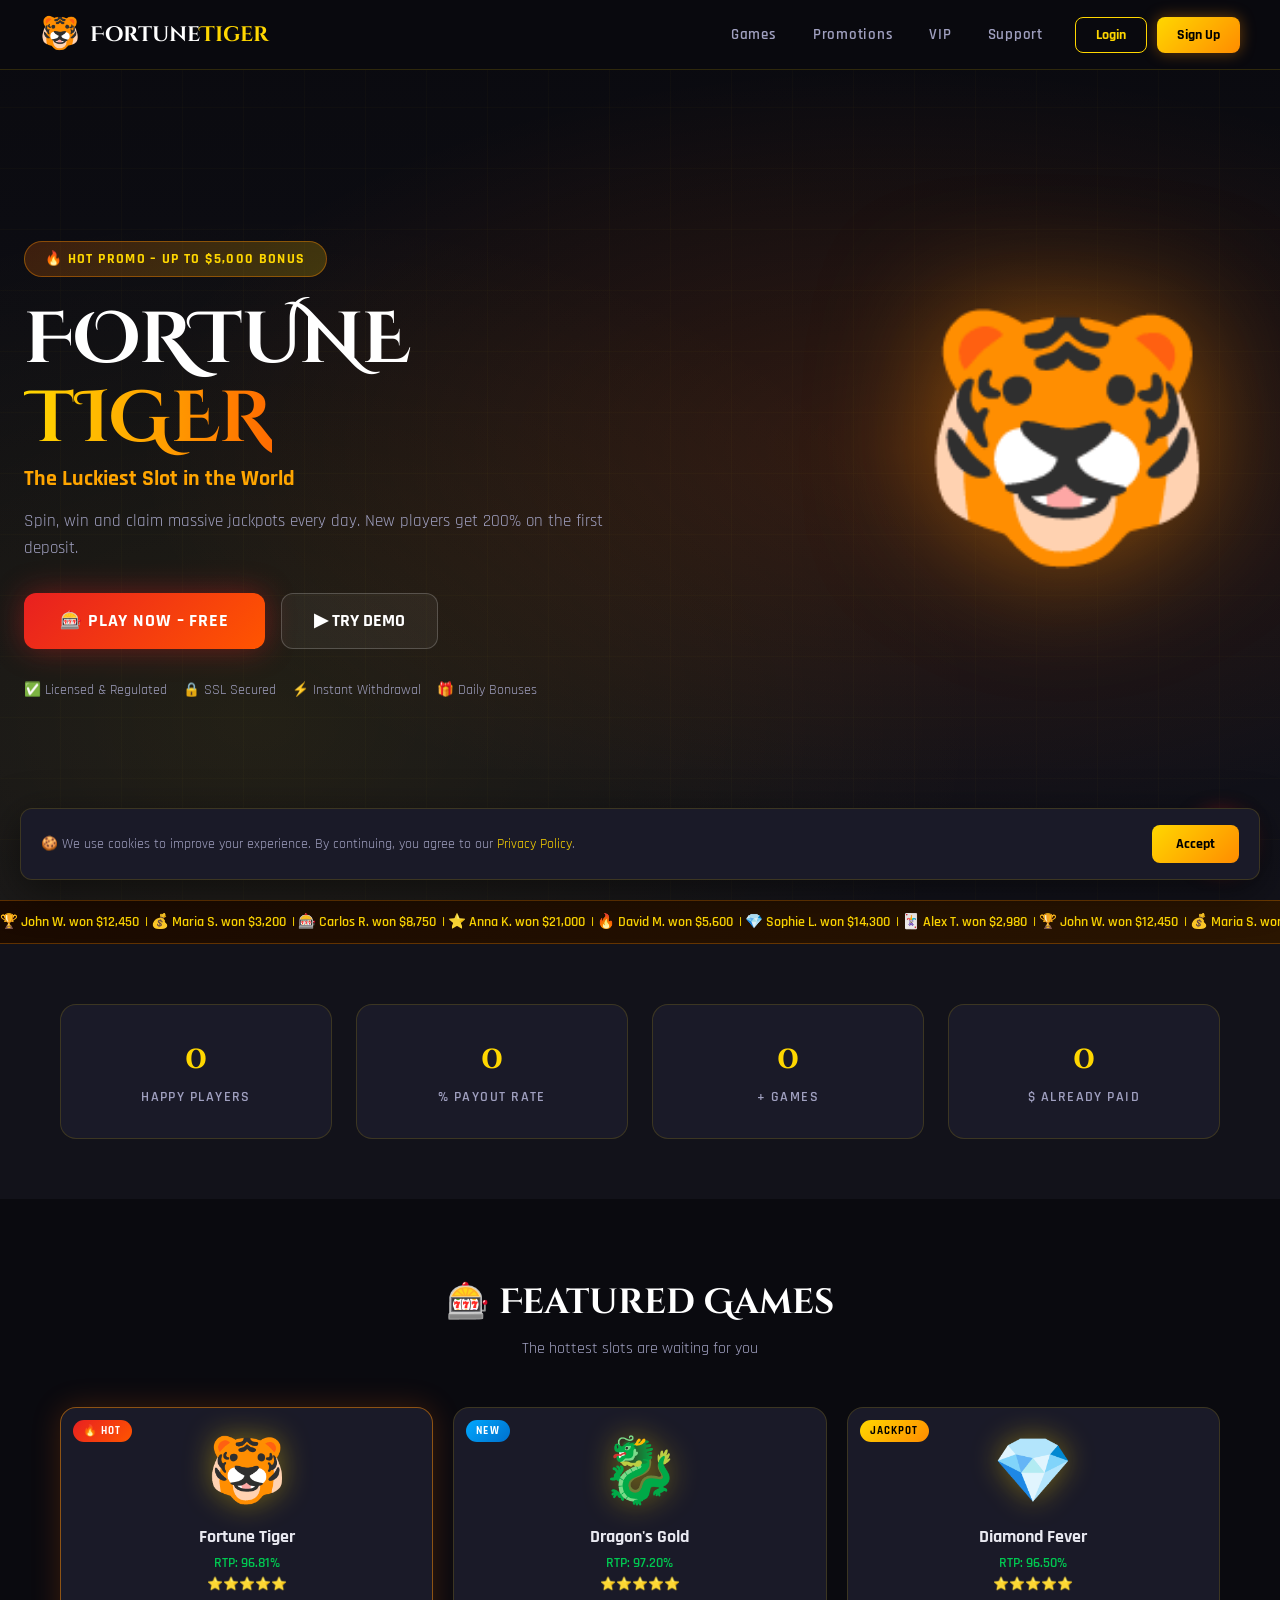
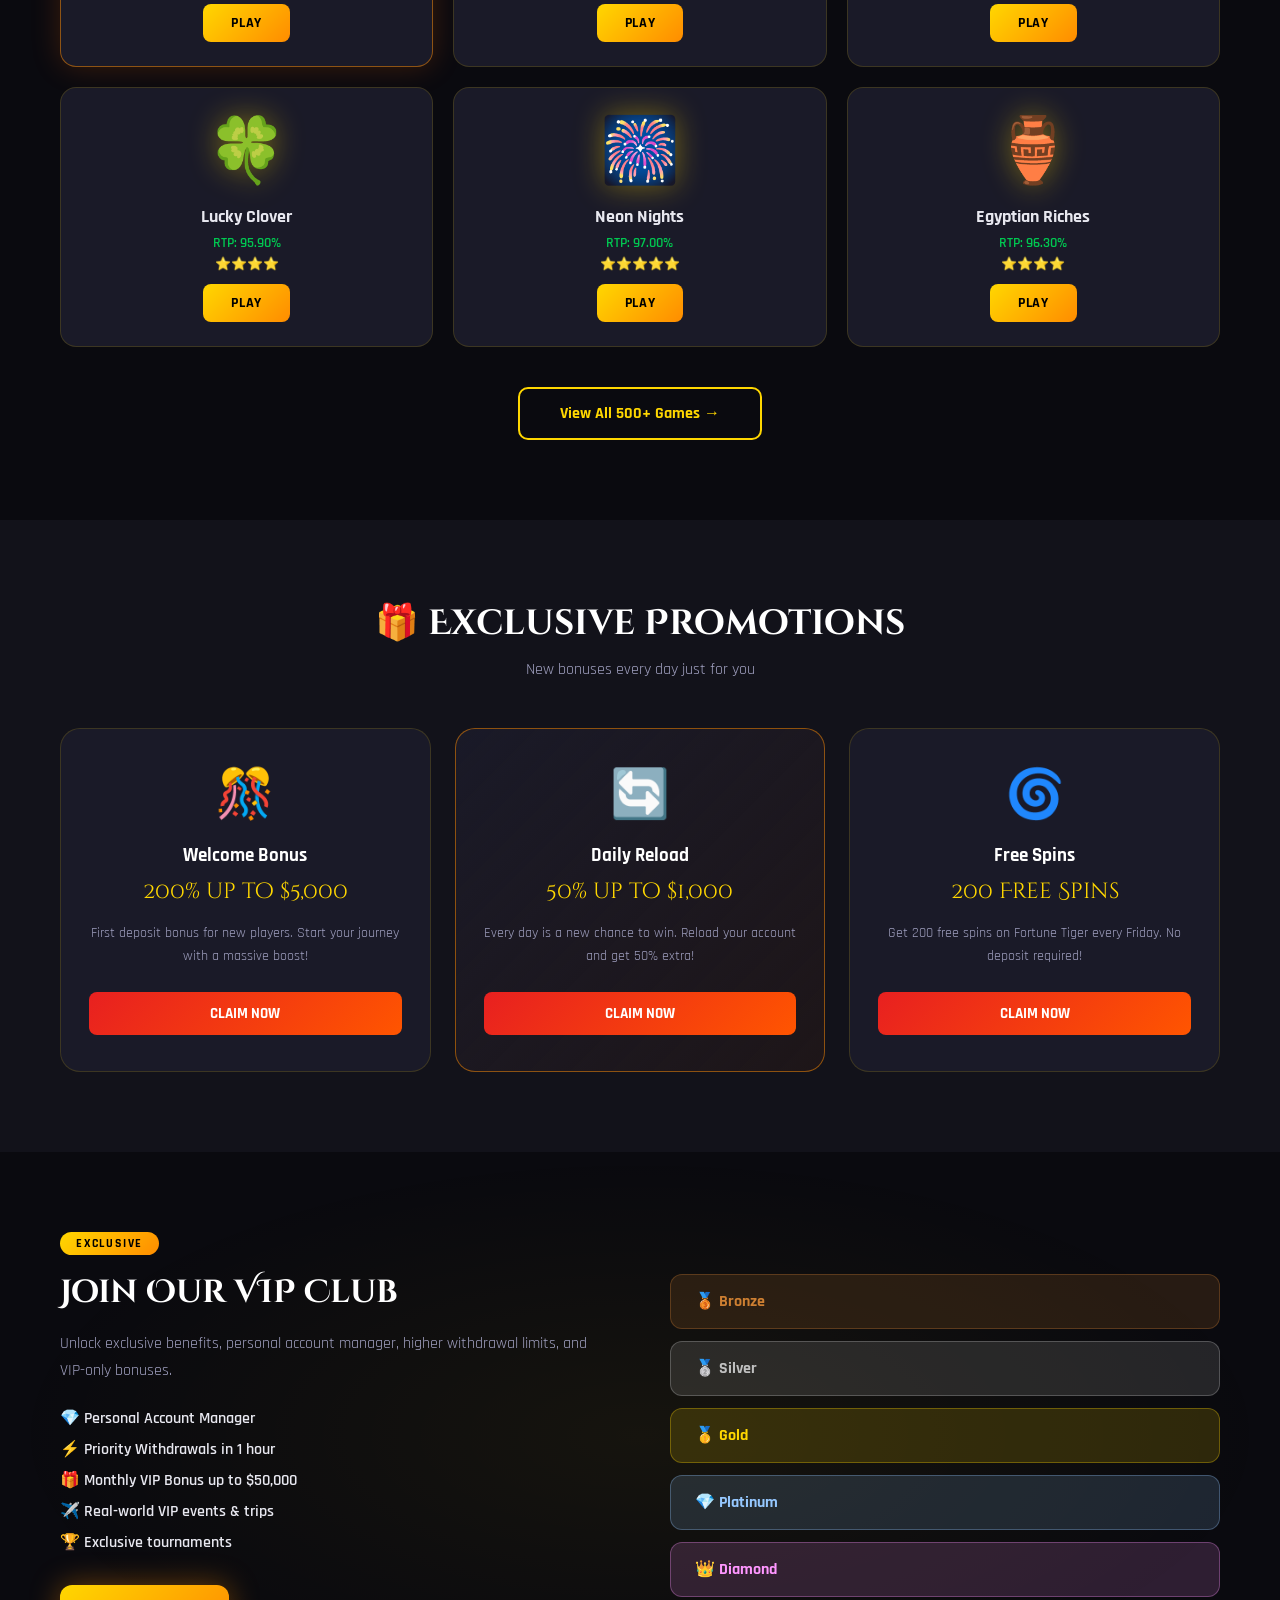
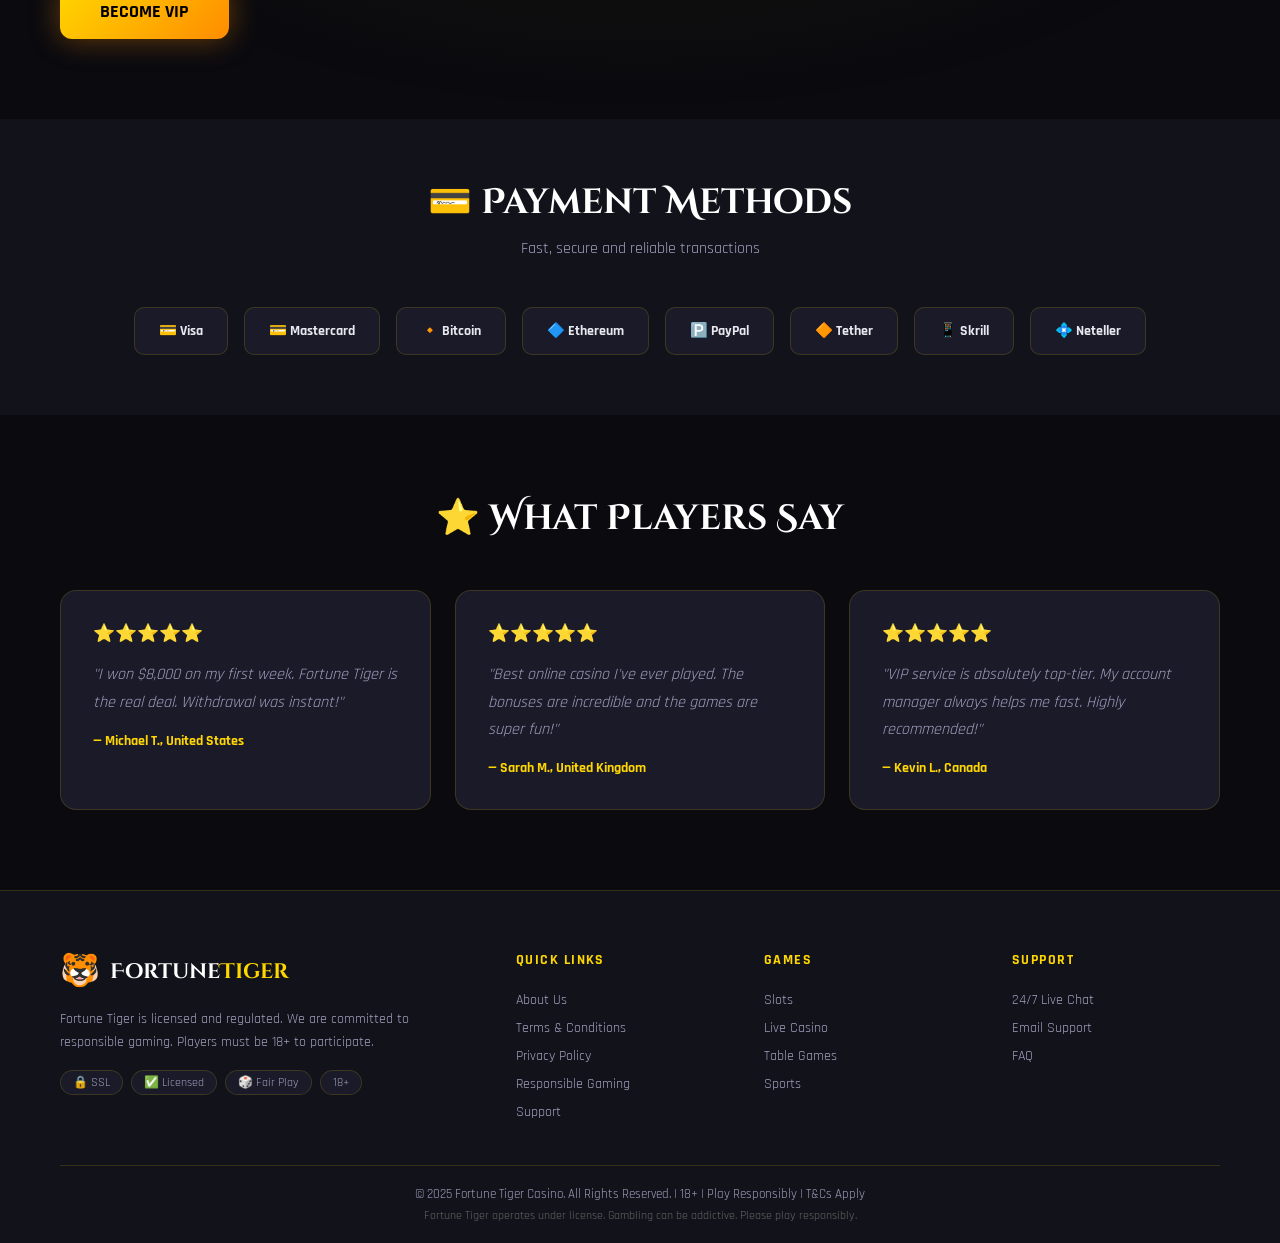
<file: index.html.html>
<!DOCTYPE html>
<html lang="en">
<head>
  <meta charset="UTF-8">
  <meta name="viewport" content="width=device-width, initial-scale=1.0">
  <title>Fortune Tiger – Win Big Every Day</title>
  <link href="https://fonts.googleapis.com/css2?family=Cinzel+Decorative:wght@700;900&family=Rajdhani:wght@400;600;700&display=swap" rel="stylesheet">
  <style>
    /* ===== RESET & BASE ===== */
    *, *::before, *::after { box-sizing: border-box; margin: 0; padding: 0; }
    :root {
      --gold: #FFD700;
      --gold2: #FFA500;
      --red: #E82020;
      --dark: #0A0A0F;
      --dark2: #12121A;
      --dark3: #1A1A28;
      --dark4: #22223A;
      --green: #00C851;
      --text: #E8E8F0;
      --text2: #A0A0C0;
      --border: rgba(255,215,0,0.15);
      --glow: 0 0 30px rgba(255,215,0,0.3);
    }
    html { scroll-behavior: smooth; }
    body { font-family: 'Rajdhani', sans-serif; background: var(--dark); color: var(--text); overflow-x: hidden; min-height: 100vh; }
    a { text-decoration: none; color: inherit; transition: color .2s; cursor: pointer; }
    a:hover { color: var(--gold); }
    .container { max-width: 1200px; margin: 0 auto; padding: 0 20px; }
    .gold { color: var(--gold); }
    .gold-shine {
      background: linear-gradient(90deg, #FFD700, #FFA500, #FF6B00, #FFA500, #FFD700);
      background-size: 200%;
      -webkit-background-clip: text;
      -webkit-text-fill-color: transparent;
      animation: shine 3s linear infinite;
    }
    @keyframes shine { 0%{background-position:0%} 100%{background-position:200%} }

    /* ===== PARTICLES ===== */
    .particles { position: fixed; top:0;left:0;width:100%;height:100%;pointer-events:none;z-index:0;overflow:hidden; }
    .particle { position:absolute;border-radius:50%;animation:floatUp linear infinite;opacity:.5; }
    @keyframes floatUp { 0%{transform:translateY(100vh) rotate(0deg);opacity:.7} 100%{transform:translateY(-100px) rotate(720deg);opacity:0} }

    /* ===== HEADER ===== */
    .header { position:fixed;top:0;left:0;right:0;z-index:1000;background:rgba(10,10,15,.95);backdrop-filter:blur(20px);border-bottom:1px solid var(--border);padding:0 24px;height:70px; }
    .header-inner { max-width:1200px;margin:0 auto;display:flex;align-items:center;gap:24px;height:100%; }
    .logo { display:flex;align-items:center;gap:10px;cursor:pointer; }
    .logo-icon { font-size:2rem;animation:tigerBob 2s ease-in-out infinite; }
    @keyframes tigerBob { 0%,100%{transform:translateY(0) rotate(-5deg)} 50%{transform:translateY(-4px) rotate(5deg)} }
    .logo-text { font-family:'Cinzel Decorative',serif;font-size:1.3rem;font-weight:700;color:#fff; }
    .nav { display:flex;gap:20px;margin-left:auto; }
    .nav a { font-size:.95rem;font-weight:600;letter-spacing:.05em;color:var(--text2);padding:4px 8px;border-radius:4px;transition:all .2s; }
    .nav a:hover { color:var(--gold);background:rgba(255,215,0,.08); }
    .header-btns { display:flex;gap:10px; }
    .btn-login { background:transparent;border:1px solid var(--gold);color:var(--gold);padding:8px 20px;border-radius:8px;font-family:'Rajdhani',sans-serif;font-size:.9rem;font-weight:700;cursor:pointer;transition:all .2s; }
    .btn-login:hover { background:rgba(255,215,0,.1); }
    .btn-register { background:linear-gradient(135deg,#FFD700,#FF8C00);border:none;color:#000;padding:8px 20px;border-radius:8px;font-family:'Rajdhani',sans-serif;font-size:.9rem;font-weight:700;cursor:pointer;transition:all .2s;box-shadow:0 0 15px rgba(255,140,0,.4); }
    .btn-register:hover { transform:translateY(-1px);box-shadow:0 0 25px rgba(255,140,0,.6); }
    .hamburger { display:none;background:none;border:none;color:var(--gold);font-size:1.5rem;cursor:pointer; }

    /* ===== HERO ===== */
    .hero { position:relative;min-height:100vh;display:flex;align-items:center;padding:100px 24px 60px;overflow:hidden; }
    .hero-bg { position:absolute;inset:0;background:radial-gradient(ellipse at 70% 50%,rgba(255,100,0,.15) 0%,transparent 60%),radial-gradient(ellipse at 20% 80%,rgba(255,215,0,.08) 0%,transparent 50%),linear-gradient(180deg,#0A0A0F 0%,#12121A 100%); }
    .hero-bg::after { content:'';position:absolute;inset:0;background-image:repeating-linear-gradient(0deg,transparent,transparent 60px,rgba(255,215,0,.02) 60px,rgba(255,215,0,.02) 61px),repeating-linear-gradient(90deg,transparent,transparent 60px,rgba(255,215,0,.02) 60px,rgba(255,215,0,.02) 61px); }
    .hero-content { position:relative;z-index:2;max-width:600px; }
    .hero-badge { display:inline-block;background:linear-gradient(135deg,rgba(255,100,0,.2),rgba(255,215,0,.2));border:1px solid rgba(255,140,0,.4);color:var(--gold);padding:8px 20px;border-radius:50px;font-size:.85rem;font-weight:700;letter-spacing:.1em;margin-bottom:24px;animation:pulse 2s infinite; }
    @keyframes pulse { 0%,100%{box-shadow:0 0 0 0 rgba(255,140,0,.4)} 50%{box-shadow:0 0 20px 4px rgba(255,140,0,.2)} }
    .hero-title { font-family:'Cinzel Decorative',serif;font-size:clamp(2.5rem,6vw,4.5rem);line-height:1.1;margin-bottom:16px;color:#fff; }
    .hero-sub { font-family:'Rajdhani',sans-serif;font-size:clamp(1rem,2.5vw,1.4rem);color:var(--gold2);display:block;margin-top:8px; }
    .hero-desc { font-size:1.05rem;color:var(--text2);line-height:1.6;margin-bottom:32px; }
    .hero-btns { display:flex;gap:16px;flex-wrap:wrap;margin-bottom:32px; }
    .btn-play { background:linear-gradient(135deg,#E82020,#FF5500);border:none;color:#fff;padding:16px 36px;border-radius:12px;font-family:'Rajdhani',sans-serif;font-size:1.1rem;font-weight:700;cursor:pointer;transition:all .2s;letter-spacing:.05em;box-shadow:0 0 30px rgba(232,32,32,.4);animation:btnGlow 2s infinite; }
    @keyframes btnGlow { 0%,100%{box-shadow:0 0 20px rgba(232,32,32,.4)} 50%{box-shadow:0 0 40px rgba(232,32,32,.7)} }
    .btn-play:hover { transform:translateY(-2px) scale(1.02); }
    .btn-demo { background:rgba(255,255,255,.05);border:1px solid rgba(255,255,255,.2);color:#fff;padding:16px 32px;border-radius:12px;font-family:'Rajdhani',sans-serif;font-size:1.1rem;font-weight:700;cursor:pointer;transition:all .2s; }
    .btn-demo:hover { background:rgba(255,255,255,.1);border-color:var(--gold); }
    .hero-trust { display:flex;flex-wrap:wrap;gap:16px; }
    .hero-trust span { font-size:.85rem;color:var(--text2); }
    .hero-tiger { position:absolute;right:5%;top:50%;transform:translateY(-50%);z-index:1;pointer-events:none; }
    .tiger-anim { font-size:clamp(8rem,20vw,15rem);animation:tigerFloat 3s ease-in-out infinite;filter:drop-shadow(0 0 60px rgba(255,140,0,.5)); }
    @keyframes tigerFloat { 0%,100%{transform:translateY(0) scale(1)} 50%{transform:translateY(-20px) scale(1.05)} }

    /* ===== MARQUEE ===== */
    .marquee-bar { background:linear-gradient(135deg,#1a0a00,#2a1500);border-top:1px solid rgba(255,140,0,.3);border-bottom:1px solid rgba(255,140,0,.3);padding:12px 0;overflow:hidden;position:relative;z-index:2; }
    .marquee-track { display:flex;white-space:nowrap;animation:marquee 30s linear infinite;color:var(--gold);font-size:.9rem;font-weight:600; }
    @keyframes marquee { 0%{transform:translateX(0)} 100%{transform:translateX(-50%)} }

    /* ===== STATS ===== */
    .stats-section { padding:60px 0;background:var(--dark2);position:relative;z-index:2; }
    .stats-grid { display:grid;grid-template-columns:repeat(4,1fr);gap:24px; }
    .stat-card { text-align:center;padding:32px 20px;background:var(--dark3);border-radius:16px;border:1px solid var(--border);transition:all .3s; }
    .stat-card:hover { transform:translateY(-4px);border-color:rgba(255,215,0,.4);box-shadow:var(--glow); }
    .stat-num { font-family:'Cinzel Decorative',serif;font-size:2rem;color:var(--gold);font-weight:700;margin-bottom:8px; }
    .stat-label { color:var(--text2);font-size:.9rem;font-weight:600;letter-spacing:.1em;text-transform:uppercase; }

    /* ===== SECTION HEADER ===== */
    .section-header { text-align:center;margin-bottom:48px; }
    .section-header h2 { font-family:'Cinzel Decorative',serif;font-size:clamp(1.5rem,3vw,2.2rem);color:#fff;margin-bottom:12px; }
    .section-header p { color:var(--text2);font-size:1rem; }

    /* ===== GAMES ===== */
    .games-section { padding:80px 0;position:relative;z-index:2; }
    .games-grid { display:grid;grid-template-columns:repeat(3,1fr);gap:20px; }
    .game-card { background:var(--dark3);border:1px solid var(--border);border-radius:16px;padding:24px;display:flex;flex-direction:column;align-items:center;gap:12px;position:relative;cursor:pointer;transition:all .3s;overflow:hidden; }
    .game-card::before { content:'';position:absolute;inset:0;border-radius:16px;background:linear-gradient(135deg,rgba(255,215,0,.05),transparent);opacity:0;transition:.3s; }
    .game-card:hover { transform:translateY(-6px);border-color:rgba(255,215,0,.5);box-shadow:0 10px 40px rgba(255,140,0,.2); }
    .game-card:hover::before { opacity:1; }
    .game-card.featured { border-color:rgba(255,140,0,.5);box-shadow:0 0 30px rgba(255,100,0,.2); }
    .game-badge { position:absolute;top:12px;left:12px;background:linear-gradient(135deg,#E82020,#FF5500);color:#fff;font-size:.7rem;font-weight:700;padding:4px 10px;border-radius:50px;letter-spacing:.1em; }
    .game-badge.new { background:linear-gradient(135deg,#00a8ff,#0070cc); }
    .game-badge.jackpot { background:linear-gradient(135deg,#FFD700,#FF8C00);color:#000; }
    .game-icon { font-size:4rem;filter:drop-shadow(0 0 15px rgba(255,215,0,.4)); }
    .game-info { text-align:center; }
    .game-info h3 { font-size:1.1rem;font-weight:700;margin-bottom:6px; }
    .game-rtp { color:var(--green);font-size:.85rem;font-weight:600;margin-bottom:4px; }
    .game-stars { font-size:.8rem; }
    .btn-game { background:linear-gradient(135deg,#FFD700,#FF8C00);border:none;color:#000;padding:10px 28px;border-radius:8px;font-family:'Rajdhani',sans-serif;font-size:.9rem;font-weight:700;cursor:pointer;transition:all .2s;letter-spacing:.05em; }
    .btn-game:hover { transform:scale(1.05);box-shadow:0 0 20px rgba(255,140,0,.5); }
    .view-all-wrap { text-align:center;margin-top:40px; }
    .btn-view-all { background:transparent;border:2px solid var(--gold);color:var(--gold);padding:14px 40px;border-radius:10px;font-family:'Rajdhani',sans-serif;font-size:1rem;font-weight:700;cursor:pointer;transition:all .2s; }
    .btn-view-all:hover { background:rgba(255,215,0,.1);box-shadow:var(--glow); }

    /* ===== PROMO ===== */
    .promo-section { padding:80px 0;background:var(--dark2);position:relative;z-index:2; }
    .promo-grid { display:grid;grid-template-columns:repeat(3,1fr);gap:24px; }
    .promo-card { background:var(--dark3);border:1px solid var(--border);border-radius:20px;padding:36px 28px;text-align:center;transition:all .3s; }
    .promo-card.featured-promo { border-color:rgba(255,140,0,.5);background:linear-gradient(135deg,var(--dark3),rgba(255,100,0,.05)); }
    .promo-card:hover { transform:translateY(-6px);box-shadow:0 10px 40px rgba(255,140,0,.15); }
    .promo-icon { font-size:3rem;margin-bottom:16px; }
    .promo-card h3 { font-size:1.2rem;font-weight:700;margin-bottom:8px;color:#fff; }
    .promo-amount { font-family:'Cinzel Decorative',serif;font-size:1.4rem;color:var(--gold);margin-bottom:16px; }
    .promo-card p { color:var(--text2);font-size:.9rem;line-height:1.6;margin-bottom:24px; }
    .btn-promo { background:linear-gradient(135deg,#E82020,#FF5500);border:none;color:#fff;padding:12px 32px;border-radius:8px;font-family:'Rajdhani',sans-serif;font-size:.95rem;font-weight:700;cursor:pointer;transition:all .2s;width:100%; }
    .btn-promo:hover { transform:translateY(-2px);box-shadow:0 0 20px rgba(232,32,32,.4); }

    /* ===== VIP ===== */
    .vip-section { padding:80px 0;position:relative;z-index:2;overflow:hidden; }
    .vip-section::before { content:'';position:absolute;inset:0;background:radial-gradient(ellipse at center,rgba(255,215,0,.05) 0%,transparent 70%); }
    .vip-inner { display:grid;grid-template-columns:1fr 1fr;gap:60px;align-items:center;position:relative;z-index:1; }
    .vip-label { display:inline-block;background:linear-gradient(135deg,#FFD700,#FF8C00);color:#000;font-size:.75rem;font-weight:700;letter-spacing:.15em;padding:4px 16px;border-radius:50px;margin-bottom:16px; }
    .vip-text h2 { font-family:'Cinzel Decorative',serif;font-size:2rem;margin-bottom:16px;color:#fff; }
    .vip-text p { color:var(--text2);line-height:1.7;margin-bottom:24px; }
    .vip-perks { list-style:none;display:flex;flex-direction:column;gap:10px;margin-bottom:32px; }
    .vip-perks li { font-size:1rem;font-weight:600;color:var(--text); }
    .btn-vip { background:linear-gradient(135deg,#FFD700,#FF8C00);border:none;color:#000;padding:16px 40px;border-radius:12px;font-family:'Rajdhani',sans-serif;font-size:1.1rem;font-weight:700;cursor:pointer;transition:all .2s;box-shadow:0 0 30px rgba(255,140,0,.4); }
    .btn-vip:hover { transform:translateY(-2px);box-shadow:0 0 50px rgba(255,140,0,.6); }
    .vip-levels { display:flex;flex-direction:column;gap:12px; }
    .vip-level { padding:16px 24px;border-radius:12px;font-weight:700;font-size:1rem;border:1px solid transparent;transition:all .3s;cursor:default; }
    .vip-level.bronze { background:rgba(205,127,50,.15);border-color:rgba(205,127,50,.3);color:#cd7f32; }
    .vip-level.silver { background:rgba(192,192,192,.15);border-color:rgba(192,192,192,.3);color:#c0c0c0; }
    .vip-level.gold { background:rgba(255,215,0,.15);border-color:rgba(255,215,0,.3);color:#FFD700; }
    .vip-level.platinum { background:rgba(150,200,255,.15);border-color:rgba(150,200,255,.3);color:#96c8ff; }
    .vip-level.diamond { background:rgba(255,150,255,.15);border-color:rgba(255,150,255,.3);color:#ff96ff; }
    .vip-level:hover { transform:translateX(8px); }

    /* ===== PAYMENT ===== */
    .payment-section { padding:60px 0;background:var(--dark2);position:relative;z-index:2; }
    .payment-icons { display:flex;flex-wrap:wrap;justify-content:center;gap:16px; }
    .pay-item { background:var(--dark3);border:1px solid var(--border);border-radius:10px;padding:14px 24px;font-size:.9rem;font-weight:700;color:var(--text);transition:all .2s; }
    .pay-item:hover { border-color:rgba(255,215,0,.4);color:var(--gold);transform:translateY(-2px); }

    /* ===== TESTIMONIALS ===== */
    .testimonials { padding:80px 0;position:relative;z-index:2; }
    .testi-grid { display:grid;grid-template-columns:repeat(3,1fr);gap:24px; }
    .testi-card { background:var(--dark3);border:1px solid var(--border);border-radius:16px;padding:32px;transition:all .3s; }
    .testi-card:hover { transform:translateY(-4px);border-color:rgba(255,215,0,.3); }
    .testi-stars { font-size:1.1rem;margin-bottom:16px; }
    .testi-card p { color:var(--text2);font-style:italic;line-height:1.7;margin-bottom:16px; }
    .testi-name { color:var(--gold);font-size:.85rem;font-weight:700; }

    /* ===== FOOTER ===== */
    .footer { padding:60px 0 0;background:var(--dark2);border-top:1px solid var(--border);position:relative;z-index:2; }
    .footer-grid { display:grid;grid-template-columns:2fr 1fr 1fr 1fr;gap:40px;margin-bottom:40px; }
    .footer-brand .logo { margin-bottom:16px; }
    .footer-brand p { color:var(--text2);font-size:.85rem;line-height:1.7;margin-bottom:16px; }
    .footer-badges { display:flex;flex-wrap:wrap;gap:8px; }
    .footer-badges span { background:var(--dark3);border:1px solid var(--border);border-radius:50px;padding:4px 12px;font-size:.75rem;color:var(--text2); }
    .footer-links h4 { color:var(--gold);font-size:.9rem;font-weight:700;letter-spacing:.1em;text-transform:uppercase;margin-bottom:16px; }
    .footer-links { display:flex;flex-direction:column;gap:2px; }
    .footer-links a { color:var(--text2);font-size:.9rem;padding:4px 0;transition:.2s; }
    .footer-links a:hover { color:var(--gold); }
    .footer-bottom { border-top:1px solid var(--border);padding:20px 0;text-align:center;color:var(--text2);font-size:.8rem; }
    .footer-disclaimer { color:#666;font-size:.75rem;margin-top:6px; }

    /* ===== MODALS ===== */
    .modal-overlay { position:fixed;inset:0;background:rgba(0,0,0,.85);backdrop-filter:blur(8px);z-index:9999;display:none;align-items:center;justify-content:center;padding:20px; }
    .modal-overlay.active { display:flex; }
    .modal { background:var(--dark3);border:1px solid rgba(255,215,0,.2);border-radius:20px;padding:40px;width:100%;max-width:480px;position:relative;max-height:90vh;overflow-y:auto;box-shadow:0 0 60px rgba(255,140,0,.2);animation:modalIn .3s ease; }
    @keyframes modalIn { from{transform:scale(.9) translateY(20px);opacity:0} to{transform:scale(1) translateY(0);opacity:1} }
    .modal-close { position:absolute;top:16px;right:16px;background:none;border:none;color:var(--text2);font-size:1.2rem;cursor:pointer;width:32px;height:32px;border-radius:50%;transition:.2s; }
    .modal-close:hover { background:rgba(255,255,255,.1);color:#fff; }
    .modal-logo { text-align:center;font-family:'Cinzel Decorative',serif;font-size:1.1rem;color:#fff;margin-bottom:20px; }
    .modal h2 { font-size:1.5rem;font-weight:700;color:#fff;margin-bottom:6px;text-align:center; }
    .modal-sub { color:var(--text2);font-size:.9rem;text-align:center;margin-bottom:24px; }
    .form-group { margin-bottom:16px; }
    .form-row { display:grid;grid-template-columns:1fr 1fr;gap:12px; }
    .form-group label { display:block;color:var(--text2);font-size:.85rem;font-weight:600;margin-bottom:6px; }
    .form-group input, .form-group select { width:100%;background:var(--dark);border:1px solid rgba(255,255,255,.1);border-radius:8px;padding:12px 14px;color:#fff;font-family:'Rajdhani',sans-serif;font-size:.95rem;transition:.2s;outline:none; }
    .form-group input:focus, .form-group select:focus { border-color:rgba(255,215,0,.4);box-shadow:0 0 0 3px rgba(255,215,0,.08); }
    .form-group select option { background:var(--dark3); }
    .form-check { display:flex;justify-content:space-between;align-items:center;margin-bottom:20px; }
    .form-check.full { justify-content:flex-start; }
    .form-check label { color:var(--text2);font-size:.85rem;cursor:pointer;display:flex;gap:8px;align-items:center; }
    .form-check a { color:var(--gold);font-size:.85rem; }
    .btn-submit { width:100%;background:linear-gradient(135deg,#E82020,#FF5500);border:none;color:#fff;padding:14px;border-radius:10px;font-family:'Rajdhani',sans-serif;font-size:1rem;font-weight:700;cursor:pointer;transition:all .2s;letter-spacing:.05em;margin-bottom:16px; }
    .btn-submit:hover { transform:translateY(-1px);box-shadow:0 0 20px rgba(232,32,32,.4); }
    .btn-submit.green { background:linear-gradient(135deg,#00C851,#00a040); }
    .btn-submit.green:hover { box-shadow:0 0 20px rgba(0,200,81,.4); }
    .modal-switch { text-align:center;color:var(--text2);font-size:.9rem; }
    .modal-switch a { color:var(--gold);cursor:pointer;font-weight:700; }
    .modal-switch a:hover { text-decoration:underline; }
    .modal-success { text-align:center; }
    .success-icon { font-size:4rem;margin-bottom:16px;animation:bounce .6s ease; }
    @keyframes bounce { 0%,100%{transform:scale(1)} 50%{transform:scale(1.2)} }
    .bonus-display { background:linear-gradient(135deg,rgba(0,200,81,.2),rgba(0,100,40,.2));border:1px solid rgba(0,200,81,.3);border-radius:12px;padding:20px;font-size:1.3rem;font-weight:700;color:var(--green);margin:24px 0; }

    /* ===== COOKIE ===== */
    .cookie-banner { position:fixed;bottom:20px;left:20px;right:20px;z-index:9000;background:var(--dark3);border:1px solid var(--border);border-radius:12px;padding:16px 20px;display:flex;align-items:center;justify-content:space-between;gap:16px;box-shadow:0 10px 40px rgba(0,0,0,.5);animation:slideUp .4s ease; }
    @keyframes slideUp { from{transform:translateY(100px);opacity:0} to{transform:translateY(0);opacity:1} }
    .cookie-banner p { color:var(--text2);font-size:.85rem;line-height:1.5; }
    .cookie-banner button { background:linear-gradient(135deg,#FFD700,#FF8C00);border:none;color:#000;padding:10px 24px;border-radius:8px;font-family:'Rajdhani',sans-serif;font-size:.9rem;font-weight:700;cursor:pointer;white-space:nowrap;flex-shrink:0; }

    /* ===== CHAT ===== */
    .chat-widget { position:fixed;bottom:30px;right:30px;z-index:8000;width:58px;height:58px;border-radius:50%;background:linear-gradient(135deg,#E82020,#FF5500);display:flex;align-items:center;justify-content:center;font-size:1.5rem;cursor:pointer;box-shadow:0 0 20px rgba(232,32,32,.5);animation:chatPop 2s ease-in-out infinite; }
    @keyframes chatPop { 0%,100%{box-shadow:0 0 20px rgba(232,32,32,.5)} 50%{box-shadow:0 0 40px rgba(232,32,32,.8)} }
    .chat-badge { position:absolute;top:-4px;right:-4px;background:#FFD700;color:#000;border-radius:50%;width:22px;height:22px;display:flex;align-items:center;justify-content:center;font-size:.75rem;font-weight:700; }
    .chat-box { display:none;position:fixed;bottom:100px;right:30px;z-index:8000;width:320px;border-radius:16px;overflow:hidden;box-shadow:0 10px 60px rgba(0,0,0,.5);border:1px solid var(--border);animation:chatOpen .3s ease; }
    .chat-box.active { display:flex;flex-direction:column; }
    @keyframes chatOpen { from{opacity:0;transform:translateY(20px)} to{opacity:1;transform:translateY(0)} }
    .chat-header { background:linear-gradient(135deg,#1A1A28,#22223A);padding:14px 16px;display:flex;justify-content:space-between;align-items:center;border-bottom:1px solid var(--border);font-weight:700;font-size:.95rem; }
    .chat-header button { background:none;border:none;color:var(--text2);cursor:pointer;font-size:1rem; }
    .chat-messages { background:var(--dark3);padding:16px;min-height:200px;max-height:300px;overflow-y:auto;display:flex;flex-direction:column;gap:10px; }
    .chat-msg { max-width:80%;padding:10px 14px;border-radius:12px;font-size:.88rem;line-height:1.5; }
    .chat-msg.agent { background:var(--dark4);border:1px solid var(--border);align-self:flex-start; }
    .chat-msg.user { background:linear-gradient(135deg,#E82020,#FF5500);align-self:flex-end; }
    .chat-input-row { background:var(--dark2);padding:12px;display:flex;gap:8px;border-top:1px solid var(--border); }
    .chat-input-row input { flex:1;background:var(--dark);border:1px solid var(--border);border-radius:8px;padding:10px 12px;color:#fff;font-family:'Rajdhani',sans-serif;font-size:.9rem;outline:none; }
    .chat-input-row button { background:linear-gradient(135deg,#FFD700,#FF8C00);border:none;color:#000;padding:10px 16px;border-radius:8px;font-family:'Rajdhani',sans-serif;font-size:.85rem;font-weight:700;cursor:pointer; }

    /* ===== SUB-PAGES ===== */
    #main-content, #sub-page { transition: opacity .2s; }
    #sub-page { display:none; }
    .page-wrap { max-width:800px;margin:100px auto 60px;padding:0 20px; }
    .page-wrap h1 { font-family:'Cinzel Decorative',serif;font-size:1.8rem;color:var(--gold);margin-bottom:8px; }
    .page-wrap .updated { color:var(--text2);font-size:.85rem;margin-bottom:32px; }
    .page-wrap h2 { font-size:1.1rem;font-weight:700;color:#fff;margin:28px 0 10px; }
    .page-wrap p { color:var(--text2);line-height:1.8;margin-bottom:12px;font-size:.95rem; }
    .page-wrap ul { color:var(--text2);line-height:1.8;margin:0 0 12px 20px;font-size:.95rem; }
    .back-btn { display:inline-block;color:var(--gold);margin-bottom:24px;font-weight:700;cursor:pointer; }
    .values-grid { display:grid;grid-template-columns:1fr 1fr;gap:16px;margin:20px 0; }
    .value-card { background:var(--dark3);border:1px solid var(--border);border-radius:12px;padding:20px; }
    .value-card .icon { font-size:1.5rem;margin-bottom:8px; }
    .value-card h3 { font-size:1rem;font-weight:700;color:#fff;margin-bottom:4px; }
    .value-card p { color:var(--text2);font-size:.85rem;line-height:1.6; }
    .faq-item { background:var(--dark3);border:1px solid var(--border);border-radius:12px;margin-bottom:12px;overflow:hidden; }
    .faq-q { padding:18px 20px;cursor:pointer;display:flex;justify-content:space-between;align-items:center;font-weight:700;font-size:.95rem; }
    .faq-q:hover { background:rgba(255,215,0,.04); }
    .faq-a { display:none;padding:0 20px 18px;color:var(--text2);line-height:1.7;font-size:.9rem; }
    .faq-a.open { display:block; }
    .faq-cat { font-family:'Cinzel Decorative',serif;font-size:1rem;color:var(--gold2);margin:28px 0 14px; }
    .tool-card { background:var(--dark3);border:1px solid var(--border);border-radius:12px;padding:20px;margin-bottom:12px; }
    .tool-card h3 { font-size:1rem;font-weight:700;margin-bottom:6px;color:#fff; }
    .tool-card p { color:var(--text2);font-size:.9rem;margin:0; }
    .support-grid { display:grid;grid-template-columns:1fr 1fr;gap:24px;margin-bottom:48px; }
    .support-card { background:var(--dark3);border:1px solid var(--border);border-radius:16px;padding:28px;text-align:center;transition:.3s; }
    .support-card:hover { border-color:rgba(255,215,0,.4);transform:translateY(-4px); }
    .support-card .icon { font-size:2.5rem;margin-bottom:12px; }
    .support-card h3 { font-size:1.1rem;margin-bottom:8px;color:#fff; }
    .support-card p { color:var(--text2);font-size:.9rem;line-height:1.6; }
    .section-h { font-family:'Cinzel Decorative',serif;font-size:1.3rem;color:#fff;margin:40px 0 20px; }

    /* ===== RESPONSIVE ===== */
    @media (max-width:768px) {
      .nav { display:none; }
      .hamburger { display:block; }
      .hero { padding:90px 20px 40px; }
      .hero-tiger { display:none; }
      .stats-grid { grid-template-columns:repeat(2,1fr); }
      .games-grid { grid-template-columns:repeat(2,1fr); }
      .promo-grid { grid-template-columns:1fr; }
      .vip-inner { grid-template-columns:1fr; }
      .testi-grid { grid-template-columns:1fr; }
      .footer-grid { grid-template-columns:1fr 1fr; }
      .form-row { grid-template-columns:1fr; }
      .chat-box { width:calc(100vw - 40px); }
      .support-grid { grid-template-columns:1fr; }
      .values-grid { grid-template-columns:1fr; }
    }
    @media (max-width:480px) {
      .stats-grid { grid-template-columns:1fr 1fr; }
      .games-grid { grid-template-columns:1fr; }
      .footer-grid { grid-template-columns:1fr; }
      .hero-btns { flex-direction:column; }
      .btn-play, .btn-demo { width:100%; }
    }
  </style>
</head>
<body>

<!-- PARTICLES -->
<div class="particles" id="particles"></div>

<!-- HEADER -->
<header class="header">
  <div class="header-inner">
    <div class="logo" onclick="showPage('home')">
      <span class="logo-icon">🐯</span>
      <span class="logo-text">Fortune<span class="gold">Tiger</span></span>
    </div>
    <nav class="nav">
      <a onclick="showPage('home');scrollTo('#games')">Games</a>
      <a onclick="showPage('home');scrollTo('#promotions')">Promotions</a>
      <a onclick="showPage('home');scrollTo('#vip')">VIP</a>
      <a onclick="showPage('support')">Support</a>
    </nav>
    <div class="header-btns">
      <button class="btn-login" onclick="openModal('loginModal')">Login</button>
      <button class="btn-register" onclick="openModal('registerModal')">Sign Up</button>
    </div>
    <button class="hamburger" id="hamburger">☰</button>
  </div>
</header>

<!-- ===== MAIN / HOME ===== -->
<div id="main-content">

  <!-- HERO -->
  <section class="hero">
    <div class="hero-bg"></div>
    <div class="hero-content">
      <div class="hero-badge">🔥 HOT PROMO – UP TO $5,000 BONUS</div>
      <h1 class="hero-title">FORTUNE <span class="gold-shine">TIGER</span><br><span class="hero-sub">The Luckiest Slot in the World</span></h1>
      <p class="hero-desc">Spin, win and claim massive jackpots every day. New players get 200% on the first deposit.</p>
      <div class="hero-btns">
        <button class="btn-play" onclick="openModal('registerModal')">🎰 PLAY NOW – FREE</button>
        <button class="btn-demo" onclick="openModal('registerModal')">▶ TRY DEMO</button>
      </div>
      <div class="hero-trust">
        <span>✅ Licensed & Regulated</span>
        <span>🔒 SSL Secured</span>
        <span>⚡ Instant Withdrawal</span>
        <span>🎁 Daily Bonuses</span>
      </div>
    </div>
    <div class="hero-tiger"><div class="tiger-anim">🐯</div></div>
  </section>

  <!-- MARQUEE -->
  <div class="marquee-bar">
    <div class="marquee-track">
      <span>🏆 John W. won $12,450 &nbsp;|&nbsp; </span><span>💰 Maria S. won $3,200 &nbsp;|&nbsp; </span><span>🎰 Carlos R. won $8,750 &nbsp;|&nbsp; </span><span>⭐ Anna K. won $21,000 &nbsp;|&nbsp; </span><span>🔥 David M. won $5,600 &nbsp;|&nbsp; </span><span>💎 Sophie L. won $14,300 &nbsp;|&nbsp; </span><span>🃏 Alex T. won $2,980 &nbsp;|&nbsp; </span><span>🏆 John W. won $12,450 &nbsp;|&nbsp; </span><span>💰 Maria S. won $3,200 &nbsp;|&nbsp; </span><span>🎰 Carlos R. won $8,750 &nbsp;|&nbsp; </span><span>⭐ Anna K. won $21,000 &nbsp;|&nbsp; </span><span>🔥 David M. won $5,600 &nbsp;|&nbsp; </span>
    </div>
  </div>

  <!-- STATS -->
  <section class="stats-section">
    <div class="container">
      <div class="stats-grid">
        <div class="stat-card"><div class="stat-num" data-target="2500000">0</div><div class="stat-label">Happy Players</div></div>
        <div class="stat-card"><div class="stat-num" data-target="98">0</div><div class="stat-label">% Payout Rate</div></div>
        <div class="stat-card"><div class="stat-num" data-target="500">0</div><div class="stat-label">+ Games</div></div>
        <div class="stat-card"><div class="stat-num" data-target="50000000">0</div><div class="stat-label">$ Already Paid</div></div>
      </div>
    </div>
  </section>

  <!-- GAMES -->
  <section class="games-section" id="games">
    <div class="container">
      <div class="section-header"><h2>🎰 Featured Games</h2><p>The hottest slots are waiting for you</p></div>
      <div class="games-grid">
        <div class="game-card featured" onclick="openModal('registerModal')"><div class="game-badge">🔥 HOT</div><div class="game-icon">🐯</div><div class="game-info"><h3>Fortune Tiger</h3><div class="game-rtp">RTP: 96.81%</div><div class="game-stars">⭐⭐⭐⭐⭐</div></div><button class="btn-game">PLAY</button></div>
        <div class="game-card" onclick="openModal('registerModal')"><div class="game-badge new">NEW</div><div class="game-icon">🐉</div><div class="game-info"><h3>Dragon's Gold</h3><div class="game-rtp">RTP: 97.20%</div><div class="game-stars">⭐⭐⭐⭐⭐</div></div><button class="btn-game">PLAY</button></div>
        <div class="game-card" onclick="openModal('registerModal')"><div class="game-badge jackpot">JACKPOT</div><div class="game-icon">💎</div><div class="game-info"><h3>Diamond Fever</h3><div class="game-rtp">RTP: 96.50%</div><div class="game-stars">⭐⭐⭐⭐⭐</div></div><button class="btn-game">PLAY</button></div>
        <div class="game-card" onclick="openModal('registerModal')"><div class="game-icon">🍀</div><div class="game-info"><h3>Lucky Clover</h3><div class="game-rtp">RTP: 95.90%</div><div class="game-stars">⭐⭐⭐⭐</div></div><button class="btn-game">PLAY</button></div>
        <div class="game-card" onclick="openModal('registerModal')"><div class="game-icon">🎆</div><div class="game-info"><h3>Neon Nights</h3><div class="game-rtp">RTP: 97.00%</div><div class="game-stars">⭐⭐⭐⭐⭐</div></div><button class="btn-game">PLAY</button></div>
        <div class="game-card" onclick="openModal('registerModal')"><div class="game-icon">🏺</div><div class="game-info"><h3>Egyptian Riches</h3><div class="game-rtp">RTP: 96.30%</div><div class="game-stars">⭐⭐⭐⭐</div></div><button class="btn-game">PLAY</button></div>
      </div>
      <div class="view-all-wrap"><button class="btn-view-all" onclick="openModal('registerModal')">View All 500+ Games →</button></div>
    </div>
  </section>

  <!-- PROMOTIONS -->
  <section class="promo-section" id="promotions">
    <div class="container">
      <div class="section-header"><h2>🎁 Exclusive Promotions</h2><p>New bonuses every day just for you</p></div>
      <div class="promo-grid">
        <div class="promo-card"><div class="promo-icon">🎊</div><h3>Welcome Bonus</h3><div class="promo-amount">200% up to $5,000</div><p>First deposit bonus for new players. Start your journey with a massive boost!</p><button class="btn-promo" onclick="openModal('registerModal')">CLAIM NOW</button></div>
        <div class="promo-card featured-promo"><div class="promo-icon">🔄</div><h3>Daily Reload</h3><div class="promo-amount">50% up to $1,000</div><p>Every day is a new chance to win. Reload your account and get 50% extra!</p><button class="btn-promo" onclick="openModal('registerModal')">CLAIM NOW</button></div>
        <div class="promo-card"><div class="promo-icon">🌀</div><h3>Free Spins</h3><div class="promo-amount">200 Free Spins</div><p>Get 200 free spins on Fortune Tiger every Friday. No deposit required!</p><button class="btn-promo" onclick="openModal('registerModal')">CLAIM NOW</button></div>
      </div>
    </div>
  </section>

  <!-- VIP -->
  <section class="vip-section" id="vip">
    <div class="container">
      <div class="vip-inner">
        <div class="vip-text">
          <div class="vip-label">EXCLUSIVE</div>
          <h2>Join Our VIP Club</h2>
          <p>Unlock exclusive benefits, personal account manager, higher withdrawal limits, and VIP-only bonuses.</p>
          <ul class="vip-perks">
            <li>💎 Personal Account Manager</li>
            <li>⚡ Priority Withdrawals in 1 hour</li>
            <li>🎁 Monthly VIP Bonus up to $50,000</li>
            <li>✈️ Real-world VIP events & trips</li>
            <li>🏆 Exclusive tournaments</li>
          </ul>
          <button class="btn-vip" onclick="openModal('registerModal')">BECOME VIP</button>
        </div>
        <div class="vip-levels">
          <div class="vip-level bronze">🥉 Bronze</div>
          <div class="vip-level silver">🥈 Silver</div>
          <div class="vip-level gold">🥇 Gold</div>
          <div class="vip-level platinum">💎 Platinum</div>
          <div class="vip-level diamond">👑 Diamond</div>
        </div>
      </div>
    </div>
  </section>

  <!-- PAYMENT -->
  <section class="payment-section">
    <div class="container">
      <div class="section-header"><h2>💳 Payment Methods</h2><p>Fast, secure and reliable transactions</p></div>
      <div class="payment-icons">
        <div class="pay-item">💳 Visa</div><div class="pay-item">💳 Mastercard</div><div class="pay-item">🔸 Bitcoin</div><div class="pay-item">🔷 Ethereum</div><div class="pay-item">🅿️ PayPal</div><div class="pay-item">🔶 Tether</div><div class="pay-item">📱 Skrill</div><div class="pay-item">💠 Neteller</div>
      </div>
    </div>
  </section>

  <!-- TESTIMONIALS -->
  <section class="testimonials">
    <div class="container">
      <div class="section-header"><h2>⭐ What Players Say</h2></div>
      <div class="testi-grid">
        <div class="testi-card"><div class="testi-stars">⭐⭐⭐⭐⭐</div><p>"I won $8,000 on my first week. Fortune Tiger is the real deal. Withdrawal was instant!"</p><div class="testi-name">— Michael T., United States</div></div>
        <div class="testi-card"><div class="testi-stars">⭐⭐⭐⭐⭐</div><p>"Best online casino I've ever played. The bonuses are incredible and the games are super fun!"</p><div class="testi-name">— Sarah M., United Kingdom</div></div>
        <div class="testi-card"><div class="testi-stars">⭐⭐⭐⭐⭐</div><p>"VIP service is absolutely top-tier. My account manager always helps me fast. Highly recommended!"</p><div class="testi-name">— Kevin L., Canada</div></div>
      </div>
    </div>
  </section>

  <!-- FOOTER -->
  <footer class="footer">
    <div class="container">
      <div class="footer-grid">
        <div class="footer-brand">
          <div class="logo" onclick="showPage('home')"><span class="logo-icon">🐯</span><span class="logo-text">Fortune<span class="gold">Tiger</span></span></div>
          <p>Fortune Tiger is licensed and regulated. We are committed to responsible gaming. Players must be 18+ to participate.</p>
          <div class="footer-badges"><span>🔒 SSL</span><span>✅ Licensed</span><span>🎲 Fair Play</span><span>18+</span></div>
        </div>
        <div class="footer-links">
          <h4>Quick Links</h4>
          <a onclick="showPage('about')">About Us</a>
          <a onclick="showPage('terms')">Terms & Conditions</a>
          <a onclick="showPage('privacy')">Privacy Policy</a>
          <a onclick="showPage('responsible')">Responsible Gaming</a>
          <a onclick="showPage('support')">Support</a>
        </div>
        <div class="footer-links">
          <h4>Games</h4>
          <a onclick="openModal('registerModal')">Slots</a>
          <a onclick="openModal('registerModal')">Live Casino</a>
          <a onclick="openModal('registerModal')">Table Games</a>
          <a onclick="openModal('registerModal')">Sports</a>
        </div>
        <div class="footer-links">
          <h4>Support</h4>
          <a onclick="showPage('support')">24/7 Live Chat</a>
          <a href="mailto:support@fortunetiger.com">Email Support</a>
          <a onclick="showPage('faq')">FAQ</a>
        </div>
      </div>
      <div class="footer-bottom">
        <p>© 2025 Fortune Tiger Casino. All Rights Reserved. | 18+ | Play Responsibly | T&Cs Apply</p>
        <p class="footer-disclaimer">Fortune Tiger operates under license. Gambling can be addictive. Please play responsibly.</p>
      </div>
    </div>
  </footer>
</div><!-- end #main-content -->

<!-- ===== SUB-PAGES ===== -->
<div id="sub-page"></div>

<!-- PAGE TEMPLATES (hidden) -->
<template id="tpl-about">
  <div class="page-wrap">
    <a class="back-btn" onclick="showPage('home')">← Back to Home</a>
    <h1>About Fortune Tiger</h1>
    <p>Fortune Tiger is a premier online casino platform designed for players around the world. Founded by a team of gaming enthusiasts, we combine cutting-edge technology with world-class entertainment.</p>
    <h2>Our Mission</h2>
    <p>To provide the most exciting, fair, and secure online gaming experience available — backed by top-tier technology and dedicated 24/7 support.</p>
    <h2>Our Values</h2>
    <div class="values-grid">
      <div class="value-card"><div class="icon">⚖️</div><h3>Fairness</h3><p>All games use certified RNG technology audited by independent third parties.</p></div>
      <div class="value-card"><div class="icon">🔒</div><h3>Security</h3><p>256-bit SSL encryption protects all player data and financial transactions.</p></div>
      <div class="value-card"><div class="icon">🎯</div><h3>Transparency</h3><p>Clear terms, fair bonus conditions, and no hidden fees — ever.</p></div>
      <div class="value-card"><div class="icon">🧡</div><h3>Responsibility</h3><p>We are committed to promoting responsible gambling and player wellbeing.</p></div>
    </div>
    <h2>Our Games</h2>
    <p>We partner with the world's leading game providers to offer over 500 premium slot games, live dealer tables, and sports betting — all under one roof.</p>
    <h2>Licensing</h2>
    <p>Fortune Tiger operates under a valid gaming license issued by a recognized regulatory authority. We adhere strictly to all AML, KYC, and responsible gaming regulations.</p>
  </div>
</template>

<template id="tpl-terms">
  <div class="page-wrap">
    <a class="back-btn" onclick="showPage('home')">← Back to Home</a>
    <h1>Terms & Conditions</h1>
    <p class="updated">Last updated: January 1, 2025</p>
    <p>Welcome to Fortune Tiger Casino. By accessing our platform you agree to the following Terms & Conditions. Please read them carefully.</p>
    <h2>1. Eligibility</h2>
    <p>You must be at least 18 years of age (or the legal gambling age in your jurisdiction, whichever is higher) to use our services. By registering, you confirm that you meet this requirement.</p>
    <h2>2. Account Registration</h2>
    <p>Each player may hold only one account. Duplicate accounts will be closed and all balances forfeited. You are responsible for maintaining the security of your login credentials.</p>
    <h2>3. Bonuses & Promotions</h2>
    <p>All bonuses are subject to wagering requirements unless otherwise stated. Wagering requirements must be met before any withdrawal can be processed. Fortune Tiger reserves the right to modify or cancel promotions at any time.</p>
    <h2>4. Deposits & Withdrawals</h2>
    <p>Minimum deposit is $10. Minimum withdrawal is $20. We process withdrawal requests within 1-24 hours. KYC verification may be required before the first withdrawal.</p>
    <h2>5. Responsible Gaming</h2>
    <p>We are committed to responsible gaming. We offer self-exclusion, deposit limits, and cooling-off periods. If you feel you have a gambling problem, please use our responsible gaming tools or contact a support organization.</p>
    <h2>6. Prohibited Activities</h2>
    <ul><li>Using bots or automated software</li><li>Collusion with other players</li><li>Money laundering or fraudulent activity</li><li>Creating multiple accounts</li></ul>
    <h2>7. Governing Law</h2>
    <p>These Terms are governed by the laws of the jurisdiction in which Fortune Tiger is licensed. Any disputes shall be resolved through binding arbitration.</p>
    <h2>8. Changes to Terms</h2>
    <p>Fortune Tiger reserves the right to update these Terms at any time. Continued use of the platform constitutes acceptance of updated Terms.</p>
  </div>
</template>

<template id="tpl-privacy">
  <div class="page-wrap">
    <a class="back-btn" onclick="showPage('home')">← Back to Home</a>
    <h1>Privacy Policy</h1>
    <p class="updated">Last updated: January 1, 2025</p>
    <p>Fortune Tiger is committed to protecting your privacy. This policy explains how we collect, use, and protect your personal information.</p>
    <h2>Information We Collect</h2>
    <p>We collect information you provide during registration (name, email, date of birth, address), payment information, and usage data on our platform.</p>
    <h2>How We Use Your Information</h2>
    <p>We use your information to provide our services, verify your identity (KYC), process payments, prevent fraud, and communicate with you about offers and updates.</p>
    <h2>Data Security</h2>
    <p>All data is encrypted using SSL/TLS technology. We never sell your personal data to third parties. Access to your data is strictly controlled.</p>
    <h2>Cookies</h2>
    <p>We use cookies to enhance your experience, remember your preferences, and analyze site traffic. You may disable cookies in your browser settings, though this may affect functionality.</p>
    <h2>Your Rights</h2>
    <p>You have the right to access, correct, or delete your personal data at any time. Contact our support team to make such requests.</p>
    <h2>Contact</h2>
    <p>For privacy-related inquiries, email us at: privacy@fortunetiger.com</p>
  </div>
</template>

<template id="tpl-responsible">
  <div class="page-wrap">
    <a class="back-btn" onclick="showPage('home')">← Back to Home</a>
    <h1>Responsible Gaming</h1>
    <p>Fortune Tiger is committed to providing a safe, fair, and responsible gambling environment. We believe gambling should always be fun — never a problem.</p>
    <h2>Our Tools</h2>
    <div class="tool-card"><h3>💰 Deposit Limits</h3><p>Set daily, weekly, or monthly deposit limits to stay in control of your spending.</p></div>
    <div class="tool-card"><h3>⏸️ Session Limits</h3><p>Limit the time you spend on our platform per session.</p></div>
    <div class="tool-card"><h3>❄️ Cool-Off Period</h3><p>Take a break for 24 hours, 7 days, or 30 days without closing your account.</p></div>
    <div class="tool-card"><h3>🚫 Self-Exclusion</h3><p>Permanently or temporarily exclude yourself from our platform.</p></div>
    <h2>Signs of Problem Gambling</h2>
    <ul>
      <li>Spending more money or time gambling than you can afford</li>
      <li>Gambling to escape problems or relieve stress</li>
      <li>Lying to friends or family about gambling</li>
      <li>Feeling unable to stop gambling</li>
      <li>Neglecting work, family, or personal responsibilities</li>
    </ul>
    <h2>Get Help</h2>
    <p>If you or someone you know has a gambling problem, please reach out to a support organization:</p>
    <ul>
      <li>GamCare: www.gamcare.org.uk</li>
      <li>Gamblers Anonymous: www.gamblersanonymous.org</li>
      <li>National Problem Gambling Helpline: 1-800-522-4700 (US)</li>
    </ul>
    <p>You can also contact our support team and we will help you activate responsible gaming tools immediately.</p>
  </div>
</template>

<template id="tpl-faq">
  <div class="page-wrap">
    <a class="back-btn" onclick="showPage('home')">← Back to Home</a>
    <h1>FAQ</h1>
    <div class="faq-cat">💳 Payments</div>
    <div class="faq-item"><div class="faq-q" onclick="toggleFaq(this)">What is the minimum deposit? <span>+</span></div><div class="faq-a">The minimum deposit is $10 for all payment methods.</div></div>
    <div class="faq-item"><div class="faq-q" onclick="toggleFaq(this)">How fast are withdrawals? <span>+</span></div><div class="faq-a">Crypto: instant–2 hours. E-wallets: 1–4 hours. Cards/Bank: 1–3 business days.</div></div>
    <div class="faq-item"><div class="faq-q" onclick="toggleFaq(this)">Are there withdrawal fees? <span>+</span></div><div class="faq-a">Fortune Tiger does not charge withdrawal fees. Your bank or payment provider may apply their own fees.</div></div>
    <div class="faq-cat">🎁 Bonuses</div>
    <div class="faq-item"><div class="faq-q" onclick="toggleFaq(this)">How does the welcome bonus work? <span>+</span></div><div class="faq-a">Deposit and receive 200% match bonus up to $5,000. Wagering requirement is 30x the bonus amount.</div></div>
    <div class="faq-item"><div class="faq-q" onclick="toggleFaq(this)">Can I withdraw bonus funds immediately? <span>+</span></div><div class="faq-a">No. Bonus funds must meet the wagering requirements before withdrawal is permitted.</div></div>
    <div class="faq-cat">🎰 Games</div>
    <div class="faq-item"><div class="faq-q" onclick="toggleFaq(this)">Are the games fair? <span>+</span></div><div class="faq-a">Yes. All games use certified RNG (Random Number Generator) technology audited by eCOGRA and other independent bodies.</div></div>
    <div class="faq-item"><div class="faq-q" onclick="toggleFaq(this)">Can I play on mobile? <span>+</span></div><div class="faq-a">Absolutely! Fortune Tiger is fully optimized for all mobile devices and browsers.</div></div>
    <div class="faq-cat">🔒 Security</div>
    <div class="faq-item"><div class="faq-q" onclick="toggleFaq(this)">Is my data secure? <span>+</span></div><div class="faq-a">Yes. We use 256-bit SSL encryption and comply with all data protection regulations.</div></div>
    <div class="faq-item"><div class="faq-q" onclick="toggleFaq(this)">What is KYC verification? <span>+</span></div><div class="faq-a">KYC (Know Your Customer) is a standard identity verification process. You may need to provide ID documents before your first withdrawal.</div></div>
  </div>
</template>

<template id="tpl-support">
  <div class="page-wrap" style="max-width:900px">
    <a class="back-btn" onclick="showPage('home')">← Back to Home</a>
    <h1>Support Center</h1>
    <p style="color:var(--text2);margin-bottom:32px;">We're here 24/7 to help you with anything.</p>
    <div class="support-grid">
      <div class="support-card"><div class="icon">💬</div><h3>Live Chat</h3><p>Chat with a support agent in real-time. Average response time: &lt;2 minutes.</p></div>
      <div class="support-card"><div class="icon">📧</div><h3>Email Support</h3><p>Send us an email at support@fortunetiger.com. We reply within 4 hours.</p></div>
    </div>
    <h2 class="section-h">Frequently Asked Questions</h2>
    <div class="faq-item"><div class="faq-q" onclick="toggleFaq(this)">How do I claim my welcome bonus? <span>+</span></div><div class="faq-a">After your first deposit, the 200% welcome bonus is automatically credited to your account. No code required. Simply deposit and start playing!</div></div>
    <div class="faq-item"><div class="faq-q" onclick="toggleFaq(this)">How long do withdrawals take? <span>+</span></div><div class="faq-a">Most withdrawals are processed within 1-24 hours. Crypto withdrawals are typically the fastest. Bank wires may take 1-3 business days.</div></div>
    <div class="faq-item"><div class="faq-q" onclick="toggleFaq(this)">What payment methods do you accept? <span>+</span></div><div class="faq-a">We accept Visa, Mastercard, Bitcoin, Ethereum, Tether, PayPal, Skrill, and Neteller.</div></div>
    <div class="faq-item"><div class="faq-q" onclick="toggleFaq(this)">Is my personal data safe? <span>+</span></div><div class="faq-a">Absolutely. We use 256-bit SSL encryption to protect all transactions and personal data. We never share or sell your information to third parties.</div></div>
    <div class="faq-item"><div class="faq-q" onclick="toggleFaq(this)">Can I set deposit limits? <span>+</span></div><div class="faq-a">Yes! We are committed to responsible gaming. You can set daily, weekly, or monthly deposit limits from your account settings at any time.</div></div>
    <div class="faq-item"><div class="faq-q" onclick="toggleFaq(this)">What are the wagering requirements for bonuses? <span>+</span></div><div class="faq-a">Bonuses generally carry a 30x wagering requirement unless otherwise stated. For example, a $100 bonus requires $3,000 in total bets before withdrawal.</div></div>
    <div class="faq-item"><div class="faq-q" onclick="toggleFaq(this)">How do I join the VIP program? <span>+</span></div><div class="faq-a">VIP status is earned through consistent play. Our team will contact you when you qualify, or you can reach out to us and we'll review your account manually.</div></div>
  </div>
</template>

<!-- ===== MODALS ===== -->
<div class="modal-overlay" id="loginModal" onclick="closeModalOut(event,'loginModal')">
  <div class="modal">
    <button class="modal-close" onclick="closeModal('loginModal')">✕</button>
    <div class="modal-logo">🐯 Fortune<span class="gold">Tiger</span></div>
    <h2>Welcome Back</h2>
    <p class="modal-sub">Login to your account</p>
    <div class="form-group"><label>Email or Username</label><input type="text" placeholder="Enter your email"></div>
    <div class="form-group"><label>Password</label><input type="password" placeholder="Enter your password"></div>
    <div class="form-check"><label><input type="checkbox"> Remember me</label><a href="#">Forgot Password?</a></div>
    <button class="btn-submit" onclick="fakeLogin()">🔓 LOGIN</button>
    <p class="modal-switch">Don't have an account? <a onclick="switchModal('loginModal','registerModal')">Sign Up</a></p>
  </div>
</div>

<div class="modal-overlay" id="registerModal" onclick="closeModalOut(event,'registerModal')">
  <div class="modal">
    <button class="modal-close" onclick="closeModal('registerModal')">✕</button>
    <div class="modal-logo">🐯 Fortune<span class="gold">Tiger</span></div>
    <h2>Create Account</h2>
    <p class="modal-sub">Join and get 200% Welcome Bonus!</p>
    <div class="form-row">
      <div class="form-group"><label>First Name</label><input type="text" placeholder="John"></div>
      <div class="form-group"><label>Last Name</label><input type="text" placeholder="Doe"></div>
    </div>
    <div class="form-group"><label>Email</label><input type="email" placeholder="your@email.com"></div>
    <div class="form-group"><label>Username</label><input type="text" placeholder="Choose a username"></div>
    <div class="form-group"><label>Password</label><input type="password" placeholder="Min 8 characters"></div>
    <div class="form-group">
      <label>Country</label>
      <select><option>Select Country</option><option>United States</option><option>United Kingdom</option><option>Canada</option><option>Australia</option><option>Germany</option><option>France</option><option>Spain</option><option>Mexico</option><option>Argentina</option><option>Other</option></select>
    </div>
    <div class="form-group"><label>Promo Code (optional)</label><input type="text" placeholder="Enter promo code"></div>
    <div class="form-check full"><label><input type="checkbox"> I am 18+ and agree to <a onclick="switchModal('registerModal','termsModal')">Terms & Conditions</a></label></div>
    <button class="btn-submit green" onclick="fakeRegister()">🎁 CREATE ACCOUNT & GET BONUS</button>
    <p class="modal-switch">Already have an account? <a onclick="switchModal('registerModal','loginModal')">Login</a></p>
  </div>
</div>

<div class="modal-overlay" id="successModal" onclick="closeModalOut(event,'successModal')">
  <div class="modal modal-success">
    <button class="modal-close" onclick="closeModal('successModal')">✕</button>
    <div class="success-icon">🎉</div>
    <h2>Account Created!</h2>
    <p>Welcome to Fortune Tiger! Your 200% welcome bonus has been activated. Start playing now!</p>
    <div class="bonus-display">💰 $500 Bonus Ready!</div>
    <button class="btn-submit green" onclick="closeModal('successModal')">START PLAYING →</button>
  </div>
</div>

<!-- COOKIE BANNER -->
<div class="cookie-banner" id="cookieBanner">
  <p>🍪 We use cookies to improve your experience. By continuing, you agree to our <a onclick="showPage('privacy')" style="color:var(--gold)">Privacy Policy</a>.</p>
  <button onclick="acceptCookies()">Accept</button>
</div>

<!-- CHAT WIDGET -->
<div class="chat-widget" onclick="toggleChat()">💬<span class="chat-badge">1</span></div>
<div class="chat-box" id="chatBox">
  <div class="chat-header"><span>🎰 Live Support</span><button onclick="toggleChat()">✕</button></div>
  <div class="chat-messages" id="chatMessages">
    <div class="chat-msg agent">Hello! 👋 Welcome to Fortune Tiger. How can I help you today?</div>
  </div>
  <div class="chat-input-row">
    <input type="text" id="chatInput" placeholder="Type a message..." onkeydown="if(event.key==='Enter')sendChatMsg()">
    <button onclick="sendChatMsg()">Send</button>
  </div>
</div>

<script>
// ===== SPA ROUTER =====
function showPage(name) {
  const main = document.getElementById('main-content');
  const sub = document.getElementById('sub-page');
  window.scrollTo(0, 0);
  if (name === 'home') {
    main.style.display = '';
    sub.style.display = 'none';
    sub.innerHTML = '';
  } else {
    const tpl = document.getElementById('tpl-' + name);
    if (!tpl) return;
    main.style.display = 'none';
    sub.innerHTML = '';
    sub.appendChild(tpl.content.cloneNode(true));
    sub.style.display = 'block';
  }
}
function scrollTo(sel) {
  setTimeout(() => { const el = document.querySelector(sel); if (el) el.scrollIntoView({behavior:'smooth'}); }, 100);
}

// ===== FAQ TOGGLE =====
function toggleFaq(el) {
  const a = el.nextElementSibling;
  const s = el.querySelector('span');
  a.classList.toggle('open');
  s.textContent = a.classList.contains('open') ? '−' : '+';
}

// ===== PARTICLES =====
(function createParticles() {
  const container = document.getElementById('particles');
  if (!container) return;
  const colors = ['rgba(255,215,0,0.6)','rgba(255,140,0,0.5)','rgba(255,80,0,0.4)'];
  for (let i = 0; i < 30; i++) {
    const p = document.createElement('div');
    p.className = 'particle';
    const size = Math.random() * 6 + 2;
    p.style.cssText = `width:${size}px;height:${size}px;background:${colors[Math.floor(Math.random()*colors.length)]};left:${Math.random()*100}%;animation-duration:${Math.random()*15+8}s;animation-delay:-${Math.random()*15}s;`;
    container.appendChild(p);
  }
})();

// ===== MODALS =====
function openModal(id) { document.getElementById(id).classList.add('active'); document.body.style.overflow='hidden'; }
function closeModal(id) { document.getElementById(id).classList.remove('active'); document.body.style.overflow=''; }
function closeModalOut(e, id) { if (e.target===document.getElementById(id)) closeModal(id); }
function switchModal(from, to) { closeModal(from); setTimeout(()=>openModal(to),150); }

// ===== FAKE AUTH =====
function fakeLogin() { closeModal('loginModal'); showToast('Welcome back! 🐯 Loading your account...'); }
function fakeRegister() {
  const terms = document.querySelector('#registerModal input[type="checkbox"]');
  if (!terms.checked) { showToast('⚠️ Please accept the Terms & Conditions','warn'); return; }
  closeModal('registerModal');
  setTimeout(()=>openModal('successModal'),300);
}

// ===== TOAST =====
function showToast(msg, type='success') {
  const t = document.createElement('div');
  t.style.cssText = `position:fixed;top:90px;right:24px;z-index:99999;background:${type==='warn'?'#332200':'#003322'};border:1px solid ${type==='warn'?'#FF8C00':'#00C851'};color:${type==='warn'?'#FFD700':'#00FF88'};padding:14px 20px;border-radius:10px;font-family:Rajdhani,sans-serif;font-size:.95rem;font-weight:700;box-shadow:0 8px 32px rgba(0,0,0,.4);animation:slideIn .3s ease;max-width:300px;line-height:1.4;`;
  t.textContent = msg;
  const style = document.createElement('style');
  style.textContent = '@keyframes slideIn{from{transform:translateX(100%);opacity:0}to{transform:translateX(0);opacity:1}}';
  document.head.appendChild(style);
  document.body.appendChild(t);
  setTimeout(()=>t.remove(),3500);
}

// ===== COUNTER =====
function animateCounters() {
  document.querySelectorAll('.stat-num').forEach(c => {
    const target = parseInt(c.dataset.target);
    const start = performance.now();
    (function update(now) {
      const p = Math.min((now-start)/2000,1);
      const e = 1-Math.pow(1-p,3);
      const v = Math.floor(e*target);
      c.textContent = v>=1000000?(v/1000000).toFixed(1)+'M':v>=1000?(v/1000).toFixed(0)+'K':v;
      if (p<1) requestAnimationFrame(update);
    })(start);
  });
}
const statsEl = document.querySelector('.stats-section');
if (statsEl) new IntersectionObserver((entries,obs)=>{entries.forEach(e=>{if(e.isIntersecting){animateCounters();obs.disconnect();}});},{threshold:.3}).observe(statsEl);

// ===== COOKIES =====
function acceptCookies() { document.getElementById('cookieBanner').style.display='none'; localStorage.setItem('cookiesAccepted','1'); }
if (localStorage.getItem('cookiesAccepted')) { const cb=document.getElementById('cookieBanner'); if(cb) cb.style.display='none'; }

// ===== CHAT =====
function toggleChat() {
  const box = document.getElementById('chatBox');
  box.classList.toggle('active');
  const badge = document.querySelector('.chat-badge');
  if (badge) badge.style.display='none';
}
const chatResponses = [
  "I'm happy to help! Could you provide more details? 😊",
  "Great question! Our support team will assist you shortly.",
  "Your account is fully secure. Feel free to ask anything!",
  "We process withdrawals in 1-24 hours depending on method.",
  "Our Welcome Bonus is 200% up to $5,000. Would you like help claiming it?",
  "You can contact us via live chat 24/7. We're always here!",
  "Fortune Tiger is fully licensed and regulated. Play safe! 🐯"
];
function sendChatMsg() {
  const input = document.getElementById('chatInput');
  const msg = input.value.trim();
  if (!msg) return;
  const msgs = document.getElementById('chatMessages');
  const u = document.createElement('div'); u.className='chat-msg user'; u.textContent=msg; msgs.appendChild(u);
  input.value=''; msgs.scrollTop=msgs.scrollHeight;
  setTimeout(()=>{
    const a=document.createElement('div'); a.className='chat-msg agent'; a.textContent=chatResponses[Math.floor(Math.random()*chatResponses.length)]; msgs.appendChild(a); msgs.scrollTop=msgs.scrollHeight;
  },1000);
}

// ===== HAMBURGER =====
document.getElementById('hamburger')?.addEventListener('click',()=>{
  const nav=document.querySelector('.nav');
  if(nav.style.display==='flex'){nav.style.display='';}
  else{nav.style.cssText='display:flex;flex-direction:column;position:fixed;top:70px;left:0;right:0;background:rgba(10,10,15,.98);padding:20px;gap:8px;z-index:999;border-bottom:1px solid rgba(255,215,0,.15);';}
});

// ===== SCROLL HEADER =====
window.addEventListener('scroll',()=>{ const h=document.querySelector('.header'); if(h) h.style.boxShadow=window.scrollY>50?'0 4px 30px rgba(0,0,0,.5)':''; });

// ===== WIN POPUPS =====
const winners=[
  {name:'John W.',amount:'$12,450',game:'Fortune Tiger'},
  {name:'Maria S.',amount:'$3,200',game:"Dragon's Gold"},
  {name:'Carlos R.',amount:'$8,750',game:'Diamond Fever'},
  {name:'Anna K.',amount:'$21,000',game:'Fortune Tiger'},
  {name:'David M.',amount:'$5,600',game:'Lucky Clover'},
  {name:'Sophie L.',amount:'$14,300',game:'Fortune Tiger'},
];
let winIdx=0;
function showWinPopup(){
  const w=winners[winIdx++%winners.length];
  const popup=document.createElement('div');
  popup.style.cssText=`position:fixed;bottom:${window.innerWidth<=768?'90px':'30px'};left:20px;z-index:7000;background:linear-gradient(135deg,#1A1A28,#22223A);border:1px solid rgba(255,215,0,.3);border-radius:12px;padding:14px 18px;display:flex;align-items:center;gap:12px;box-shadow:0 8px 32px rgba(0,0,0,.4);animation:slideInLeft .4s ease;max-width:260px;`;
  const s=document.createElement('style'); s.textContent='@keyframes slideInLeft{from{transform:translateX(-120%);opacity:0}to{transform:translateX(0);opacity:1}}'; document.head.appendChild(s);
  popup.innerHTML=`<div style="font-size:2rem;">🏆</div><div><div style="font-size:.8rem;color:#a0a0c0;font-family:Rajdhani,sans-serif;">Just won!</div><div style="font-size:.95rem;font-weight:700;font-family:Rajdhani,sans-serif;color:#fff;">${w.name} won <span style="color:#FFD700;">${w.amount}</span></div><div style="font-size:.78rem;color:#a0a0c0;font-family:Rajdhani,sans-serif;">${w.game}</div></div>`;
  document.body.appendChild(popup);
  setTimeout(()=>{popup.style.animation='slideInLeft .4s ease reverse';setTimeout(()=>popup.remove(),400);},3500);
}
setTimeout(()=>{ showWinPopup(); setInterval(showWinPopup,8000); },3000);
</script>
</body>
</html>
</file>
